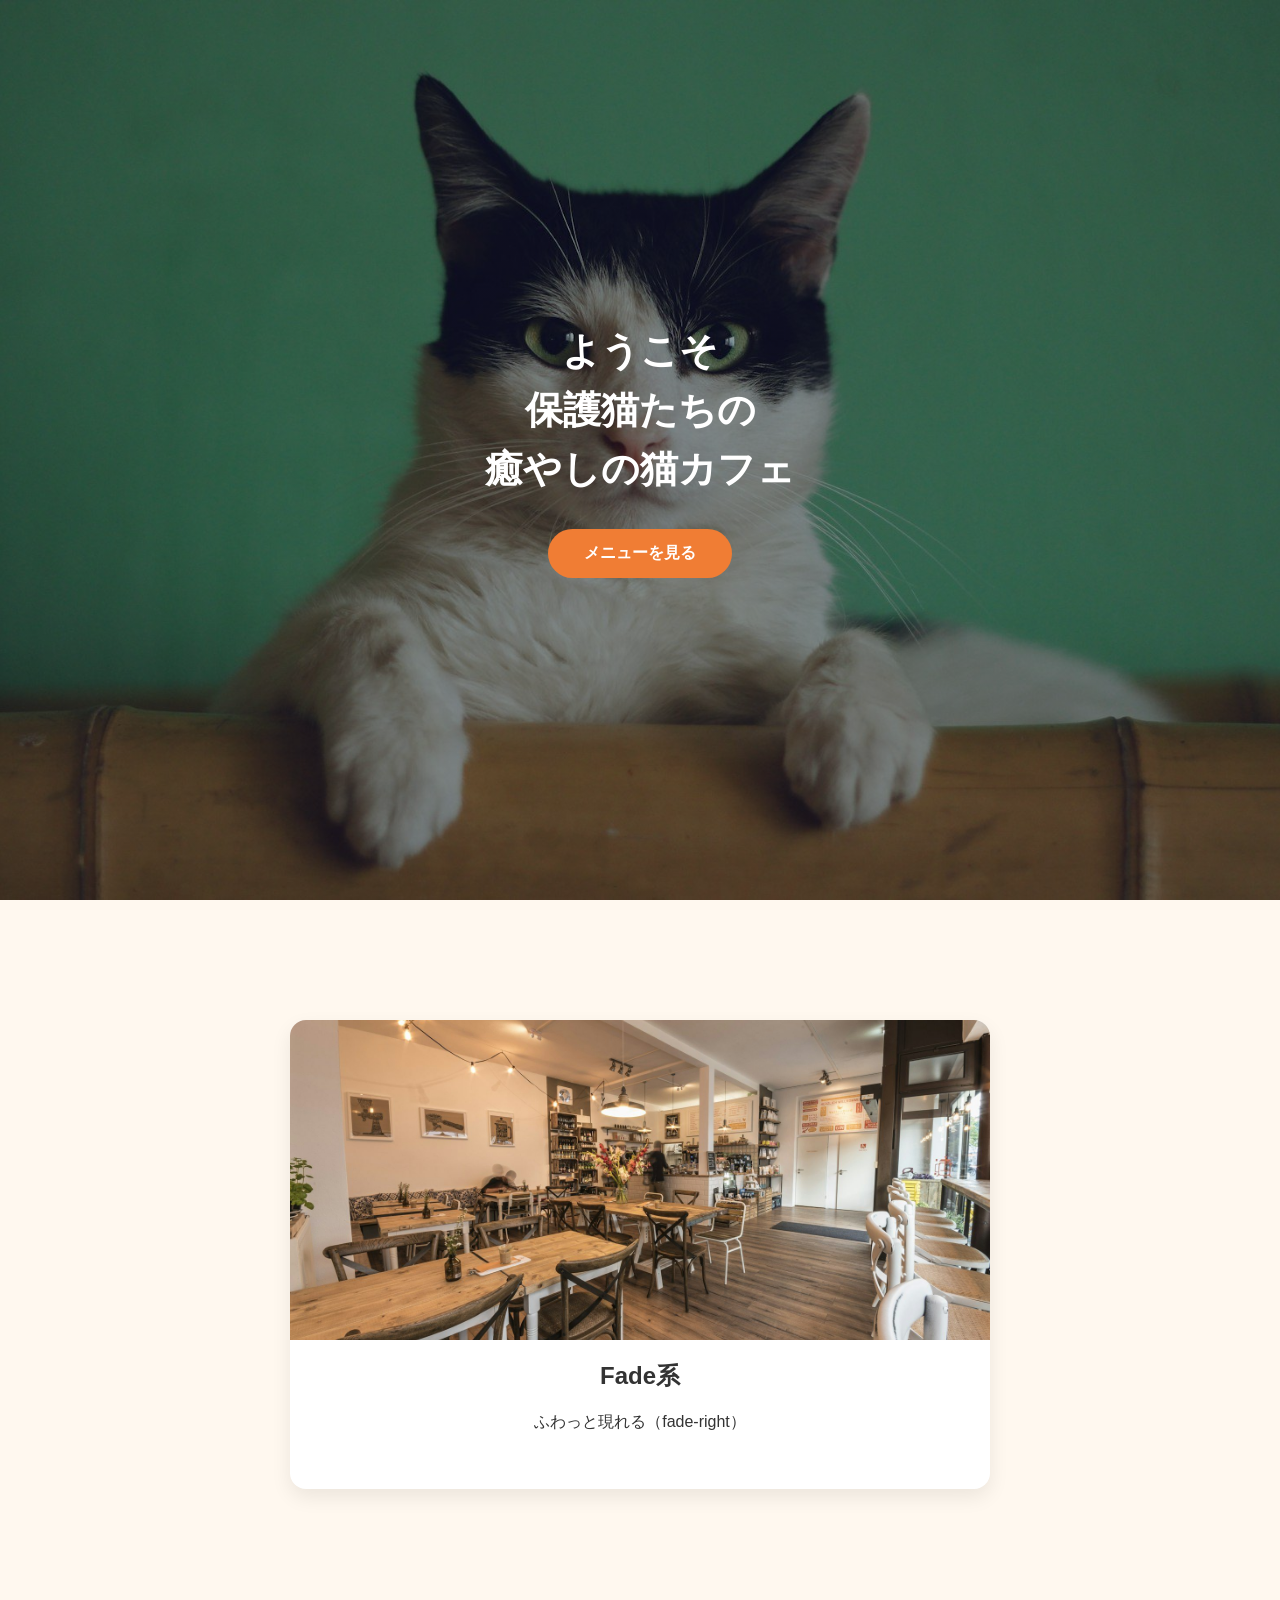
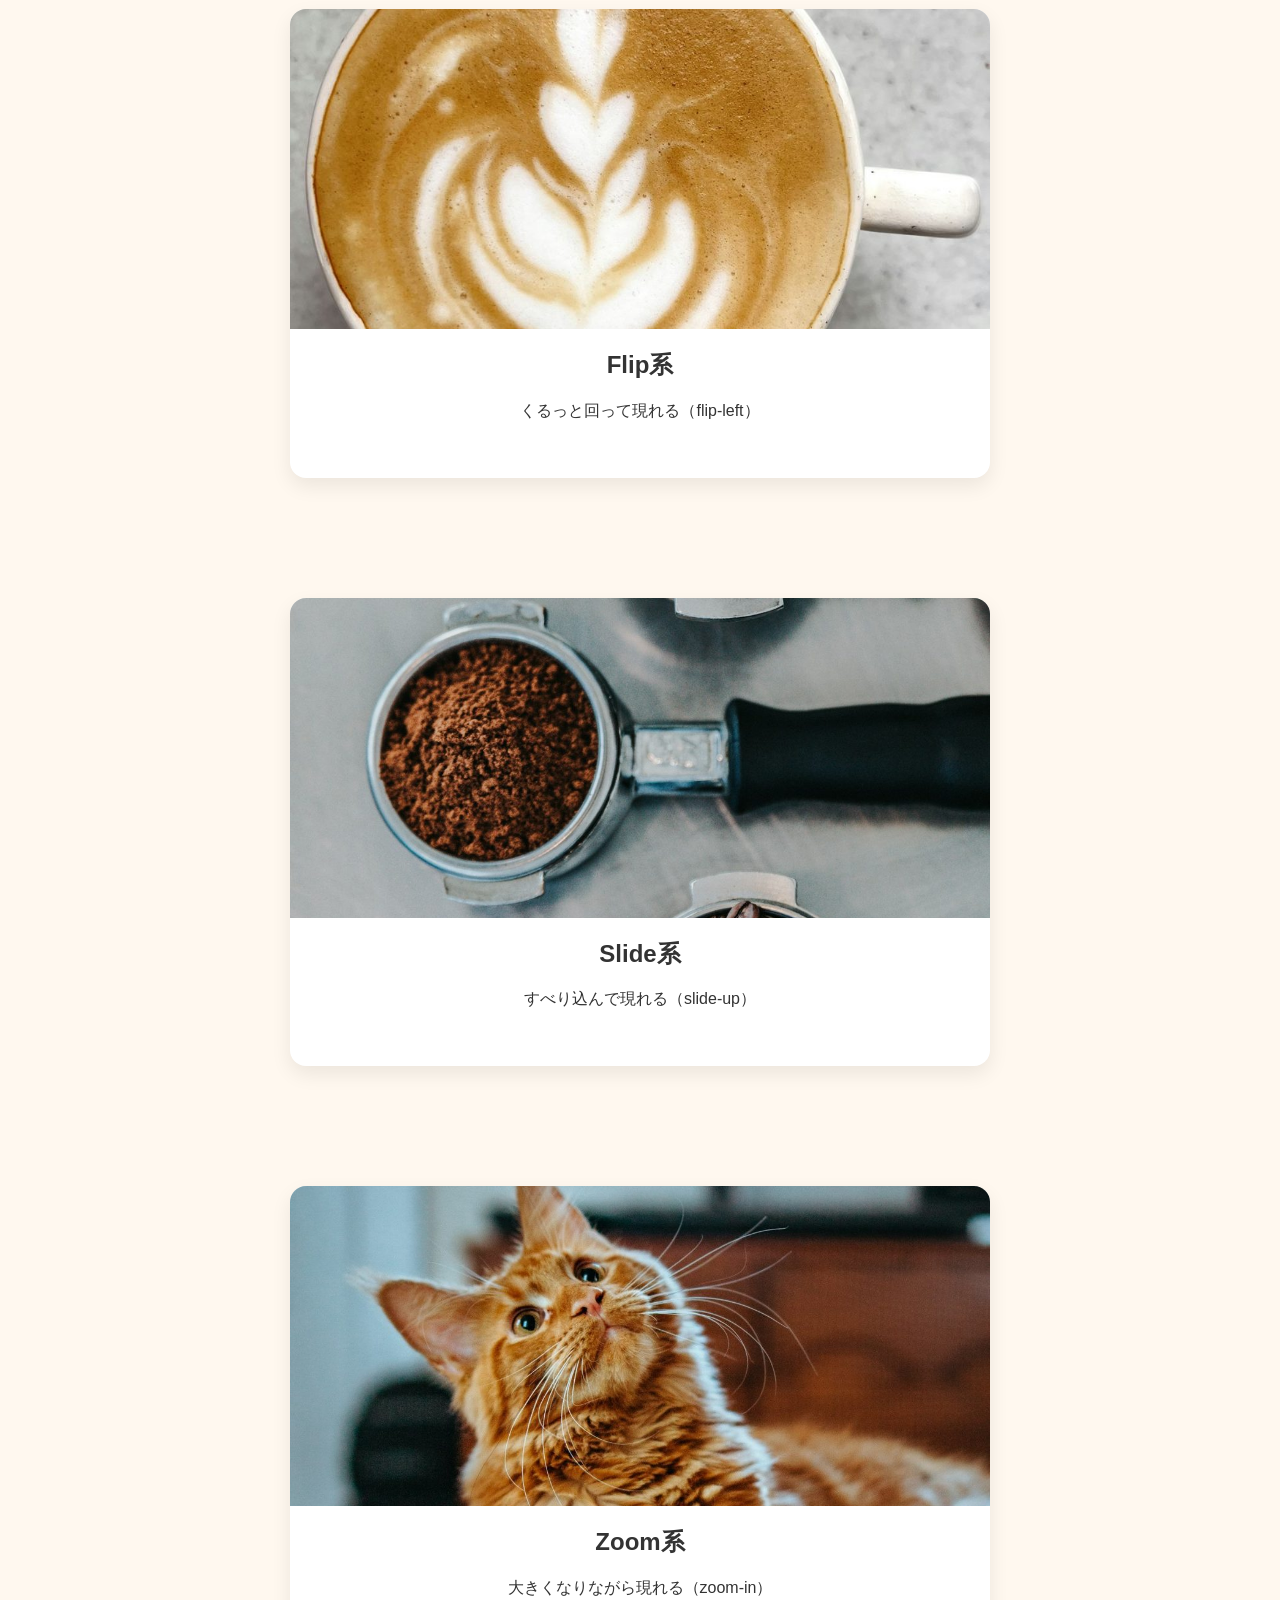
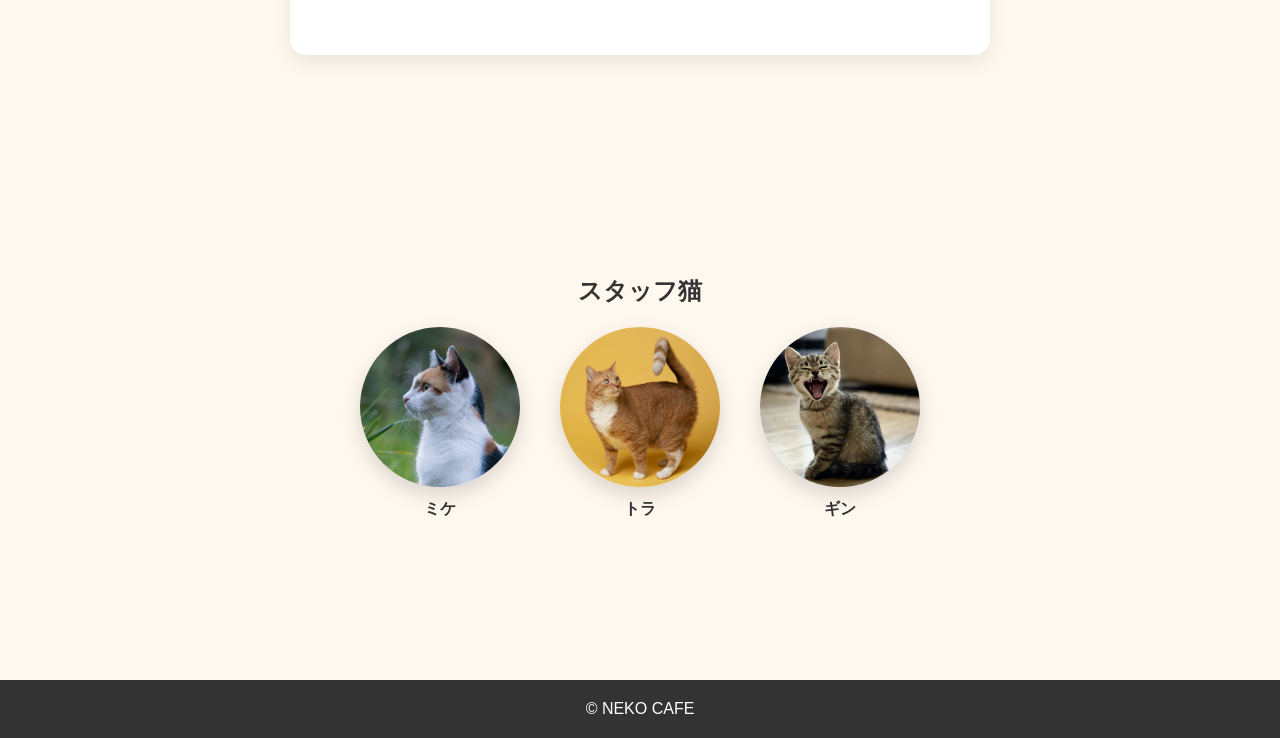
<file: anime03/index.html>
<!DOCTYPE html>
<html lang="ja">
<head>
    <meta charset="UTF-8">
    <meta name="viewport" content="width=device-width, initial-scale=1">
    <title>NEKO CAFE</title>
    <!-- animate.css と AOS のCSSを読み込む -->
    <link rel="stylesheet" href="https://cdnjs.cloudflare.com/ajax/libs/animate.css/4.1.1/animate.min.css">
    <link rel="stylesheet" href="https://unpkg.com/aos@2.3.1/dist/aos.css">
    <link rel="stylesheet" href="css/style.css">
</head>
<body>

    <!-- ヒーロー -->
    <header class="hero">
        <h1 data-aos="fade-up">ようこそ</h1>
        <h1 data-aos="fade-up" data-aos-delay="500">保護猫たちの</h1>
        <h1 data-aos="fade-up" data-aos-delay="1000">癒やしの猫カフェ</h1>
        <a href="#menu" class="btn animate__animated animate__pulse animate__infinite">メニューを見る</a>
    </header>

    <!-- 4つのブロック -->
    <section class="block" data-aos="fade-right" data-aos-duration="1000">
        <img src="images/block1.jpg" alt="明るい店内">
        <h2>Fade系</h2>
        <p>ふわっと現れる（fade-right）</p>
    </section>
    <section class="block" data-aos="flip-left" data-aos-duration="1000">
        <img src="images/block2.jpg" alt="ラテアート">
        <h2>Flip系</h2>
        <p>くるっと回って現れる（flip-left）</p>
    </section>
    <section class="block" id="menu" data-aos="slide-up" data-aos-duration="1000">
        <img src="images/block3.jpg" alt="コーヒーと豆">
        <h2>Slide系</h2>
        <p>すべり込んで現れる（slide-up）</p>
    </section>
    <section class="block" data-aos="zoom-in" data-aos-duration="1000">
        <img src="images/block4.jpg" alt="テーブルの上の猫">
        <h2>Zoom系</h2>
        <p>大きくなりながら現れる（zoom-in）</p>
    </section>

    <!-- メンバー紹介（オリジナルアニメーション） -->
    <section class="members">
        <h2>スタッフ猫</h2>
        <div class="member-list">
            <div class="member" data-aos="member-rotate">
                <img src="images/mike.jpg" alt="ミケ">
                <p>ミケ</p>
            </div>
            <div class="member" data-aos="member-rotate">
                <img src="images/tora.jpg" alt="トラ">
                <p>トラ</p>
            </div>
            <div class="member" data-aos="member-rotate">
                <img src="images/gin.jpg" alt="ギン">
                <p>ギン</p>
            </div>
        </div>
    </section>

    <footer>&copy; NEKO CAFE</footer>

    <!-- AOS のJSを読み込んで、動かし始める（</body>の直前） -->
    <script src="https://unpkg.com/aos@2.3.1/dist/aos.js"></script>
    <script>
        AOS.init({ once: true });
    </script>
</body>
</html>
</file>
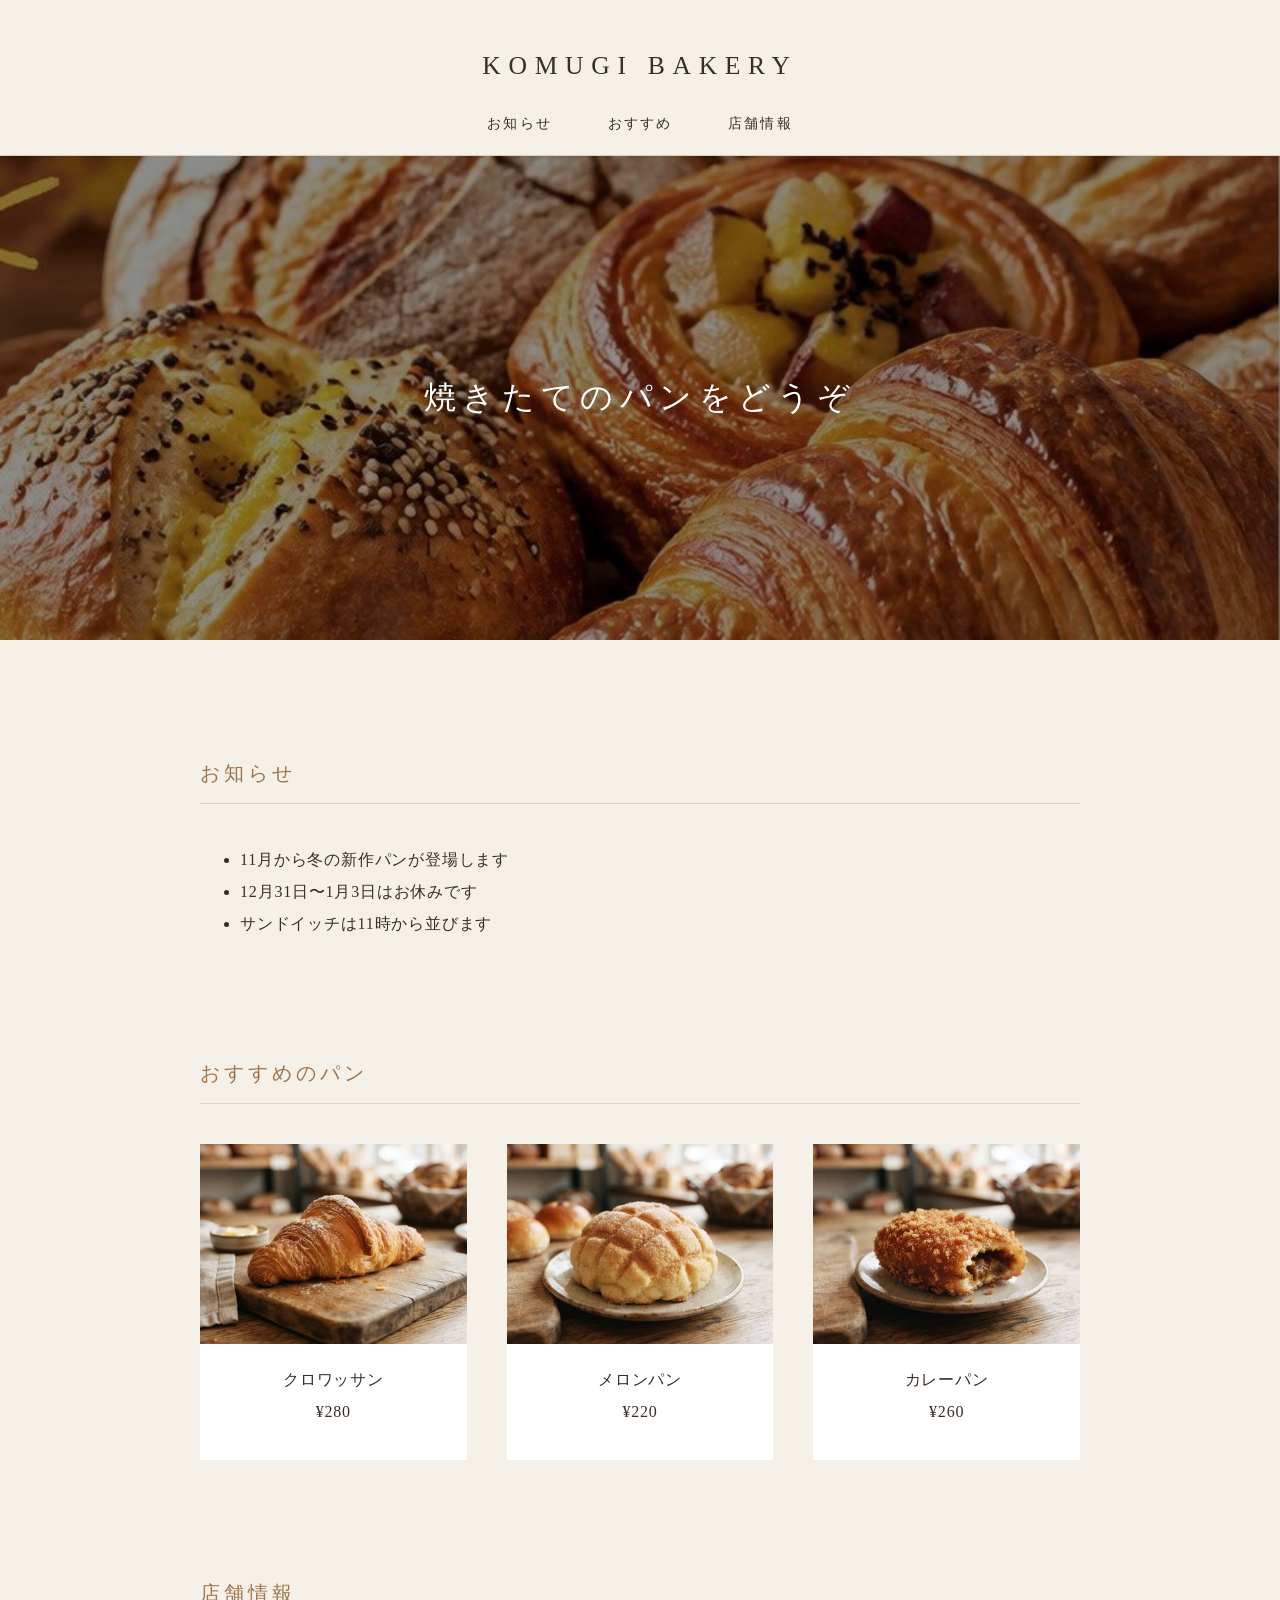
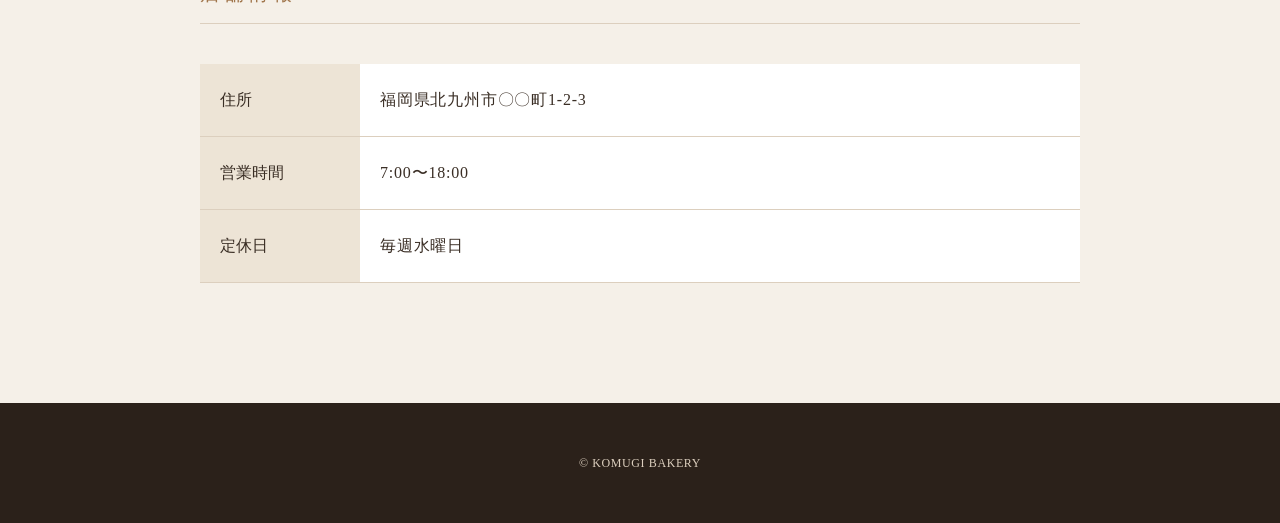
<file: check06/index.html>
<!DOCTYPE html>
<html lang="ja">
<head>
    <meta charset="UTF-8">
    <meta name="viewport" content="width=device-width, initial-scale=1">

    <title>KOMUGI BAKERY</title>
    <link rel="stylesheet" href="css/style.css">
</head>
<body>
    <header class="header">
        <p class="logo">KOMUGI BAKERY</p>
        <nav class="nav">
            <ul>
                <li><a href="#news">お知らせ</a></li>
                <li><a href="#osusume">おすすめ</a></li>
                <li><a href="#info">店舗情報</a></li>
            </ul>
        </nav>
    </header>

    <h1>焼きたてのパンをどうぞ</h1>

    <main>
        <h2 id="news">お知らせ</h2>
        <ul>
            <li>11月から冬の新作パンが登場します</li>
            <li>12月31日〜1月3日はお休みです</li>
            <li>サンドイッチは11時から並びます</li>
        </ul>

        <h2 id="osusume">おすすめのパン</h2>
        <div class="bread-list">
            <div class="bread">
                <img src="images/item1.jpg" alt="クロワッサン">
                <p>クロワッサン<br>¥280</p>
            </div>
            <div class="bread">
                <img src="images/item2.jpg" alt="メロンパン">
                <p>メロンパン<br>¥220</p>
            </div>
            <div class="bread">
                <img src="images/item3.jpg" alt="カレーパン">
                <p>カレーパン<br>¥260</p>
            </div>
        </div>

        <h2 id="info">店舗情報</h2>
        <table>
            <tr>
                <th>住所</th>
                <td>福岡県北九州市〇〇町1-2-3</td>
            </tr>
            <tr>
                <th>営業時間</th>
                <td>7:00〜18:00</td>
            </tr>
            <tr>
                <th>定休日</th>
                <td>毎週水曜日</td>
            </tr>
        </table>
    </main>

    <footer>
        <p class="copy">&copy; KOMUGI BAKERY</p>
    </footer>
</body>
</html>
</file>
<file: anime03/css/style.css>
body {
    margin: 0;
    font-family: sans-serif;
    color: #333333;
    background-color: #fff8ef;
    overflow-x: hidden;
}

/* ヒーロー：写真の上に半透明の黒を重ねて、文字を読みやすくする */
.hero {
    height: 100vh;
    display: flex;
    flex-direction: column;
    justify-content: center;
    align-items: center;
    background-image: linear-gradient(rgba(0, 0, 0, 0.4), rgba(0, 0, 0, 0.4)), url("../images/hero.jpg");
    background-size: cover;
    background-position: center;
    color: #ffffff;
}
.hero h1 {
    margin: 4px 0;
    font-size: 2.4rem;
}
.btn {
    margin-top: 30px;
    padding: 14px 36px;
    border-radius: 999px;
    background-color: #f07d34;
    color: #ffffff;
    text-decoration: none;
    font-weight: bold;
}

/* 4つのブロック：上に写真、下に文字 */
.block {
    width: 80%;
    max-width: 700px;
    margin: 120px auto;
    padding-bottom: 40px;
    border-radius: 16px;
    background-color: #ffffff;
    box-shadow: 0 8px 20px rgba(0, 0, 0, 0.08);
    text-align: center;
    overflow: hidden;
}
.block img {
    width: 100%;
    height: 320px;
    object-fit: cover;
    display: block;
}

/* メンバー紹介 */
.members {
    padding: 80px 20px 160px;
    text-align: center;
}
.member-list {
    display: flex;
    justify-content: center;
    flex-wrap: wrap;
    gap: 40px;
}
.member img {
    width: 160px;
    height: 160px;
    border-radius: 50%;
    object-fit: cover;
    box-shadow: 0 8px 20px rgba(0, 0, 0, 0.15);
}
.member p {
    margin: 8px 0 0;
    font-weight: bold;
}

/* オリジナルアニメーション：発火前（見えない） */
[data-aos="member-rotate"] {
    opacity: 0;
}
/* オリジナルアニメーション：発火後（回りながら登場） */
[data-aos="member-rotate"].aos-animate {
    opacity: 1;
    animation-name: spinin;
    animation-duration: 1.5s;
}
@keyframes spinin {
    0% {
        transform: rotate(-180deg) scale(0.5);
    }
    50% {
        transform: rotate(100deg) scale(1.3);
    }
    100% {
        transform: rotate(0deg) scale(1);
    }
}

footer {
    padding: 20px;
    text-align: center;
    background-color: #333333;
    color: #ffffff;
}
</file>
<file: check06/css/style.css>
html {
    font-size: 16px;
    font-family: "Yu Mincho", "Hiragino Mincho ProN", "Noto Serif JP", serif;
}
* {
    box-sizing: border-box;
}
body {
    margin: 0 0 0 0;
    background-color: #F5F0E8;
    color: #3A2E25;
}
p, li, td {
    line-height: 2;
    letter-spacing: 0.05em;
}
th {
    font-weight: normal;
}
a:link {
    color: #3A2E25;
    text-decoration: none;
}
a:visited {
    color: #3A2E25;
    text-decoration: none;
}
a:hover {
    color: #A0754B;
    text-decoration: none;
}
a:active {
    color: #A0754B;
    text-decoration: none;
}
img {
    max-width: 100%;
}

.header {
    padding-top: 40px;
    border-bottom: 1px solid #DCCFBE;
}
.logo {
    margin: 0;
    text-align: center;
    font-size: 1.6rem;
    letter-spacing: 0.3em;
}
.nav a {
    font-size: 0.875rem;
    letter-spacing: 0.15em;
}

main {
    margin: 120px auto 120px auto;
    max-width: 880px;
}
main h2 {
    margin-top: 120px;
    margin-bottom: 40px;
    padding-bottom: 16px;
    border-bottom: 1px solid #DCCFBE;
    color: #A0754B;
    font-size: 1.25rem;
    font-weight: normal;
    letter-spacing: 0.2em;
}
footer {
    letter-spacing: 0.2em;
}

/* ① 参考：教科書 第8章-03〜04 p.187〜195 */
.nav ul {
    padding: 0;
    list-style-type: none;
    display: flex;
    justify-content: center;
    gap: 56px;
}

/* ② 参考：教科書 第8章-05〜06 p.196〜205 */
h1 {
    margin: 0;
    font-weight: normal;
    letter-spacing: 0.2em;
    padding: 220px 0;
    background-image: url(../images/hero.jpg);
    background-position: center;
    background-size: cover;
    color: #FFFFFF;
    text-align: center;
    font-size: 2rem;
}

/* ④ 参考：教科書 第9章-05 p.235〜240 */
.bread-list {
    display: grid;
    grid-template-columns: 1fr 1fr 1fr;
    gap: 40px;
}
.bread {
    padding-bottom: 16px;
    background-color: #FFFFFF;
    text-align: center;
}

/* ⑤ 参考：教科書 第8章-07 p.206〜210 */
table {
    width: 100%;
    border-collapse: collapse;
}
th, td {
    border-bottom: 1px solid #DCCFBE;
    padding: 20px;
}
th {
    width: 160px;
    background-color: #EDE4D6;
    text-align: left;
}
td {
    background-color: #FFFFFF;
}

/* ⑥ 参考：教科書 第11章-03 p.281〜284／第11章-07 p.294〜296 */
@media (max-width: 600px) {
    .bread-list {
        grid-template-columns: 1fr;
        padding: 0 24px;
    }
}

/* ⑦ 参考：教科書 第7章-06 p.157〜158／第7章-07 p.159〜168 */
.copy {
    margin: 0;
    padding-top: 48px;
    padding-bottom: 48px;
    background-color: #2B211A;
    color: #DCCFBE;
    text-align: center;
    font-size: 0.75rem;
}
</file>
